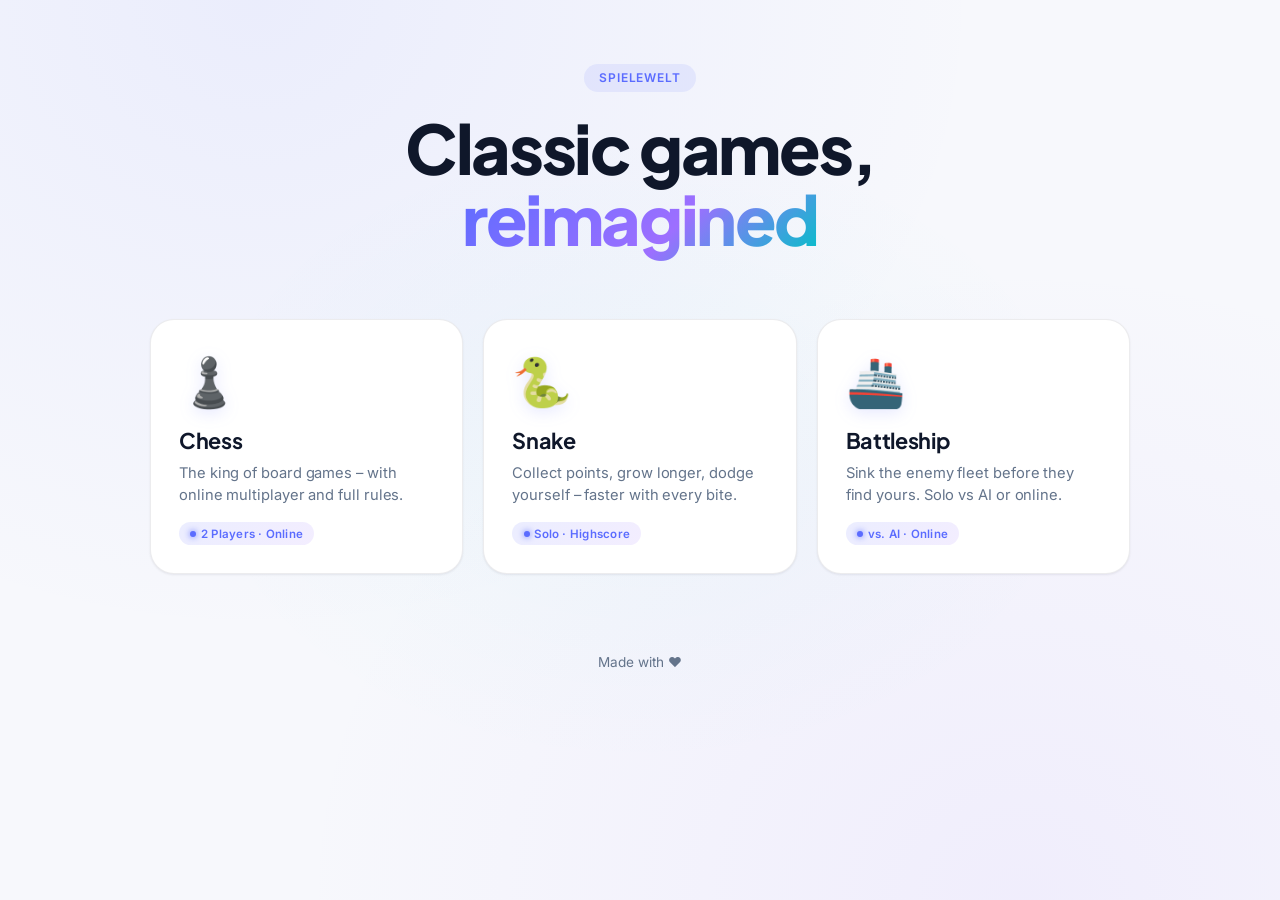
<file: index.html>
<!DOCTYPE html>
<html lang="en">
<head>
  <meta charset="UTF-8">
  <meta name="viewport" content="width=device-width, initial-scale=1.0">
  <title>Spielewelt · Classic Games in the Browser</title>
  <link rel="stylesheet" href="style.css">
</head>
<body>
  <header>
    <span class="eyebrow">Spielewelt</span>
    <h1>Classic games,<br><span class="gradient">reimagined</span></h1>
  </header>
  <main class="games">
    <a class="game-card" href="schach/index.html">
      <span class="game-icon">♟️</span>
      <h2>Chess</h2>
      <p>The king of board games – with online multiplayer and full rules.</p>
      <span class="badge">2 Players · Online</span>
    </a>
    <a class="game-card" href="snake/index.html">
      <span class="game-icon">🐍</span>
      <h2>Snake</h2>
      <p>Collect points, grow longer, dodge yourself – faster with every bite.</p>
      <span class="badge">Solo · Highscore</span>
    </a>
    <a class="game-card" href="schiffe/index.html">
      <span class="game-icon">🚢</span>
      <h2>Battleship</h2>
      <p>Sink the enemy fleet before they find yours. Solo vs AI or online.</p>
      <span class="badge">vs. AI · Online</span>
    </a>
  </main>
  <footer>
    Made with ♥ 
  </footer>
</body>
</html>
</file>
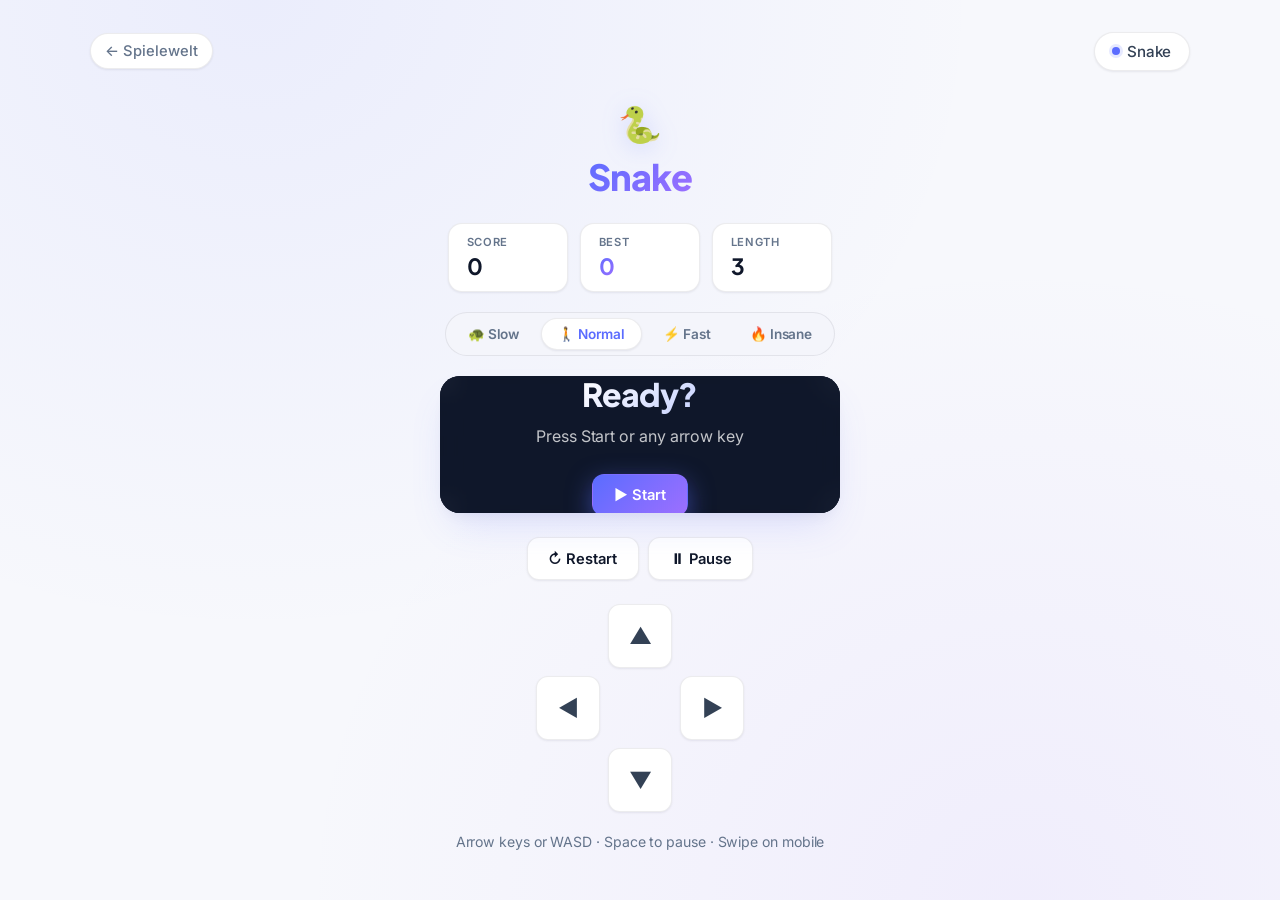
<file: snake/index.html>
<!DOCTYPE html>
<html lang="en">
<head>
  <meta charset="UTF-8">
  <title>Snake · Spielewelt</title>
  <meta name="viewport" content="width=device-width, initial-scale=1.0">
  <link rel="stylesheet" href="../game.css">
  <style>
    .stats {
      display: flex;
      gap: 0.75rem;
      margin-bottom: 1.25rem;
      flex-wrap: wrap;
      justify-content: center;
    }
    .stat {
      background: var(--surface);
      border: 1px solid var(--border);
      border-radius: 14px;
      padding: 0.7rem 1.1rem;
      box-shadow: var(--shadow-sm);
      min-width: 120px;
    }
    .stat .label {
      display: block;
      font-size: 0.7rem;
      font-weight: 600;
      letter-spacing: 0.06em;
      text-transform: uppercase;
      color: var(--muted);
      margin-bottom: 0.2rem;
    }
    .stat .value {
      font-family: 'Plus Jakarta Sans', sans-serif;
      font-size: 1.4rem;
      font-weight: 700;
      color: var(--text);
      letter-spacing: -0.02em;
    }
    .stat.best .value {
      background: linear-gradient(135deg, var(--accent), var(--accent-2));
      -webkit-background-clip: text; background-clip: text;
      -webkit-text-fill-color: transparent;
    }

    .speed-select {
      display: inline-flex;
      gap: 0.3rem;
      padding: 0.3rem;
      background: var(--surface-2);
      border: 1px solid var(--border);
      border-radius: 999px;
      margin-bottom: 1.25rem;
    }
    .speed-select button {
      padding: 0.45rem 1rem;
      font-size: 0.85rem;
      box-shadow: none;
      border: 1px solid transparent;
      background: transparent;
      color: var(--muted);
      border-radius: 999px;
    }
    .speed-select button:hover {
      background: var(--surface);
      color: var(--text);
      transform: none;
    }
    .speed-select button.active {
      background: var(--surface);
      color: var(--text);
      border-color: var(--border);
      box-shadow: var(--shadow-sm);
    }
    .speed-select button.active.fast { color: var(--danger); }
    .speed-select button.active.normal { color: var(--accent); }
    .speed-select button.active.slow { color: var(--success); }

    .game-wrap {
      position: relative;
      border-radius: 20px;
      overflow: hidden;
      box-shadow: var(--shadow-lg);
      background: #0f172a;
    }
    canvas { display: block; touch-action: none; }
    .overlay {
      position: absolute; inset: 0;
      display: none;
      align-items: center; justify-content: center;
      background: rgba(15, 23, 42, 0.75);
      backdrop-filter: blur(12px);
      flex-direction: column;
      gap: 0.75rem;
      color: #fff;
      padding: 2rem;
      text-align: center;
    }
    .overlay h2 {
      font-family: 'Plus Jakarta Sans', sans-serif;
      font-size: 2rem;
      font-weight: 800;
      letter-spacing: -0.025em;
      background: linear-gradient(135deg, #fff, #c7d2fe);
      -webkit-background-clip: text; background-clip: text;
      -webkit-text-fill-color: transparent;
    }
    .overlay p { color: rgba(255,255,255,0.75); margin-bottom: 0.5rem; }
    .overlay button.primary {
      margin-top: 0.5rem;
      box-shadow: 0 8px 24px rgba(91, 108, 255, 0.5);
    }

    .dpad-wrap {
      margin-top: 1.5rem;
      display: flex;
      justify-content: center;
    }
    .dpad {
      display: grid;
      grid-template-areas: ". up ." "left . right" ". down .";
      gap: 0.5rem;
    }
    .dpad button {
      width: 64px; height: 64px;
      padding: 0;
      font-size: 1.4rem;
      justify-content: center;
      font-weight: 700;
      color: var(--text-2);
      user-select: none;
      -webkit-user-select: none;
      touch-action: manipulation;
    }
    .dpad button:hover { color: var(--accent); }
    .dpad button:active { transform: scale(0.92); background: var(--accent); color: #fff; border-color: transparent; }
    .dpad .up { grid-area: up; } .dpad .down { grid-area: down; }
    .dpad .left { grid-area: left; } .dpad .right { grid-area: right; }
  </style>
</head>
<body>
  <div class="topbar">
    <a class="back" href="../index.html">← Spielewelt</a>
    <div class="pill"><span class="dot"></span> Snake</div>
  </div>

  <div class="game-title">
    <span class="icon">🐍</span>
    <h1>Snake</h1>
  </div>

  <div class="stats">
    <div class="stat">
      <span class="label">Score</span>
      <span class="value" id="score">0</span>
    </div>
    <div class="stat best">
      <span class="label">Best</span>
      <span class="value" id="best">0</span>
    </div>
    <div class="stat">
      <span class="label">Length</span>
      <span class="value" id="length">3</span>
    </div>
  </div>

  <div class="speed-select" role="tablist" aria-label="Speed">
    <button class="slow" data-speed="180">🐢 Slow</button>
    <button class="normal active" data-speed="120">🚶 Normal</button>
    <button class="fast" data-speed="75">⚡ Fast</button>
    <button class="fast" data-speed="45">🔥 Insane</button>
  </div>

  <div class="game-wrap">
    <canvas id="game" width="400" height="400"></canvas>
    <div class="overlay" id="overlay">
      <h2 id="ov-title">Ready?</h2>
      <p id="ov-text">Press Start or any arrow key</p>
      <button class="primary" onclick="startGame()">▶ Start</button>
    </div>
  </div>

  <div class="controls">
    <button onclick="startGame()">↻ Restart</button>
    <button id="pause-btn" onclick="togglePause()">⏸ Pause</button>
  </div>

  <div class="dpad-wrap">
    <div class="dpad">
      <button class="up" onpointerdown="setDir(0,-1)">▲</button>
      <button class="left" onpointerdown="setDir(-1,0)">◄</button>
      <button class="right" onpointerdown="setDir(1,0)">►</button>
      <button class="down" onpointerdown="setDir(0,1)">▼</button>
    </div>
  </div>

  <p class="hint" style="margin-top:1.2rem;">
    Arrow keys or WASD · Space to pause · Swipe on mobile
  </p>

  <script>
    const canvas = document.getElementById('game');
    const ctx = canvas.getContext('2d');
    const GRID = 20;
    const CELL = canvas.width / GRID;

    let snake, dir, nextDir, food, score, best, running, paused, tickTimer;
    let speed = parseInt(localStorage.getItem('snake-speed') || '120');
    best = parseInt(localStorage.getItem('snake-best') || '0');
    document.getElementById('best').textContent = best;

    document.querySelectorAll('.speed-select button').forEach(btn => {
      const btnSpeed = parseInt(btn.dataset.speed);
      if (btnSpeed === speed) {
        document.querySelectorAll('.speed-select button').forEach(b => b.classList.remove('active'));
        btn.classList.add('active');
      }
      btn.addEventListener('click', () => {
        document.querySelectorAll('.speed-select button').forEach(b => b.classList.remove('active'));
        btn.classList.add('active');
        speed = btnSpeed;
        localStorage.setItem('snake-speed', speed);
      });
    });

    function reset() {
      snake = [{x:10,y:10},{x:9,y:10},{x:8,y:10}];
      dir = {x:1,y:0};
      nextDir = {x:1,y:0};
      placeFood();
      score = 0;
      updateScore();
    }

    function placeFood() {
      while (true) {
        const f = { x: Math.floor(Math.random()*GRID), y: Math.floor(Math.random()*GRID) };
        if (!snake.some(s => s.x === f.x && s.y === f.y)) { food = f; return; }
      }
    }

    function updateScore() {
      document.getElementById('score').textContent = score;
      document.getElementById('length').textContent = snake.length;
      if (score > best) {
        best = score;
        localStorage.setItem('snake-best', best);
        document.getElementById('best').textContent = best;
      }
    }

    function tick() {
      dir = nextDir;
      const head = { x: snake[0].x + dir.x, y: snake[0].y + dir.y };
      if (head.x < 0 || head.x >= GRID || head.y < 0 || head.y >= GRID) return gameOver();
      if (snake.some(s => s.x === head.x && s.y === head.y)) return gameOver();
      snake.unshift(head);
      if (head.x === food.x && head.y === food.y) {
        score++;
        updateScore();
        placeFood();
      } else {
        snake.pop();
        updateScore();
      }
      draw();
    }

    function draw() {
      ctx.fillStyle = '#0f172a';
      ctx.fillRect(0, 0, canvas.width, canvas.height);
      ctx.fillStyle = 'rgba(255,255,255,0.025)';
      for (let x=0; x<GRID; x++) for (let y=0; y<GRID; y++) {
        if ((x+y)%2===0) ctx.fillRect(x*CELL, y*CELL, CELL, CELL);
      }
      const fx = food.x*CELL + CELL/2, fy = food.y*CELL + CELL/2;
      const pulse = (Math.sin(Date.now()/200) + 1) / 2;
      ctx.shadowBlur = 18 + pulse * 6;
      ctx.shadowColor = '#ff4b6e';
      const grad = ctx.createRadialGradient(fx, fy, 2, fx, fy, CELL/2);
      grad.addColorStop(0, '#ffb3c1');
      grad.addColorStop(0.6, '#ff4b6e');
      grad.addColorStop(1, '#c9184a');
      ctx.fillStyle = grad;
      ctx.beginPath();
      ctx.arc(fx, fy, CELL/2 - 3, 0, Math.PI*2);
      ctx.fill();
      ctx.shadowBlur = 0;

      snake.forEach((seg, i) => {
        const isHead = i === 0;
        const t = i / Math.max(snake.length-1, 1);
        if (isHead) {
          ctx.shadowBlur = 10;
          ctx.shadowColor = '#00c2c7';
          ctx.fillStyle = '#00d4ff';
        } else {
          ctx.shadowBlur = 0;
          const r = Math.round(91 + (0 - 91) * (1-t));
          const g = Math.round(108 + (212 - 108) * (1-t));
          const b = 255;
          ctx.fillStyle = `rgb(${r},${g},${b})`;
        }
        const x = seg.x*CELL, y = seg.y*CELL;
        const radius = isHead ? 8 : 6;
        roundRect(x+1, y+1, CELL-2, CELL-2, radius);
        ctx.fill();
        if (isHead) {
          ctx.shadowBlur = 0;
          ctx.fillStyle = '#0f172a';
          const ex = x + CELL/2, ey = y + CELL/2;
          const offX = dir.x * 4, offY = dir.y * 4;
          const perpX = -dir.y * 4, perpY = dir.x * 4;
          ctx.beginPath();
          ctx.arc(ex + offX + perpX, ey + offY + perpY, 2.5, 0, Math.PI*2);
          ctx.arc(ex + offX - perpX, ey + offY - perpY, 2.5, 0, Math.PI*2);
          ctx.fill();
        }
      });
      ctx.shadowBlur = 0;
    }

    function roundRect(x, y, w, h, r) {
      ctx.beginPath();
      ctx.moveTo(x+r, y);
      ctx.arcTo(x+w, y, x+w, y+h, r);
      ctx.arcTo(x+w, y+h, x, y+h, r);
      ctx.arcTo(x, y+h, x, y, r);
      ctx.arcTo(x, y, x+w, y, r);
      ctx.closePath();
    }

    function loop() {
      if (!running || paused) return;
      tick();
      tickTimer = setTimeout(loop, speed);
    }

    function startGame() {
      reset();
      running = true;
      paused = false;
      document.getElementById('overlay').style.display = 'none';
      document.getElementById('pause-btn').textContent = '⏸ Pause';
      draw();
      clearTimeout(tickTimer);
      tickTimer = setTimeout(loop, speed);
    }

    function gameOver() {
      running = false;
      document.getElementById('ov-title').textContent = 'Game Over';
      const isBest = score === best && score > 0;
      document.getElementById('ov-text').textContent = `Score: ${score}` + (isBest ? ' · New best! 🏆' : '');
      document.getElementById('overlay').style.display = 'flex';
    }

    function togglePause() {
      if (!running) return;
      paused = !paused;
      document.getElementById('pause-btn').textContent = paused ? '▶ Resume' : '⏸ Pause';
      if (!paused) loop();
    }

    function setDir(x, y) {
      if (!running) { startGame(); }
      if (dir.x === -x && dir.y === -y) return;
      nextDir = {x, y};
    }

    document.addEventListener('keydown', e => {
      if (['ArrowUp','ArrowDown','ArrowLeft','ArrowRight',' '].includes(e.key)) e.preventDefault();
      const k = e.key.toLowerCase();
      if (e.key === 'ArrowUp' || k === 'w') setDir(0,-1);
      else if (e.key === 'ArrowDown' || k === 's') setDir(0,1);
      else if (e.key === 'ArrowLeft' || k === 'a') setDir(-1,0);
      else if (e.key === 'ArrowRight' || k === 'd') setDir(1,0);
      else if (e.key === ' ') togglePause();
      else if (k === 'r') startGame();
    });

    let touchStart = null;
    canvas.addEventListener('touchstart', e => {
      touchStart = { x: e.touches[0].clientX, y: e.touches[0].clientY };
    });
    canvas.addEventListener('touchend', e => {
      if (!touchStart) return;
      const dx = e.changedTouches[0].clientX - touchStart.x;
      const dy = e.changedTouches[0].clientY - touchStart.y;
      if (Math.abs(dx) > Math.abs(dy)) setDir(dx > 0 ? 1 : -1, 0);
      else setDir(0, dy > 0 ? 1 : -1);
      touchStart = null;
    });

    reset();
    draw();
    document.getElementById('overlay').style.display = 'flex';
  </script>
</body>
</html>
</file>
<file: style.css>
@import url('https://fonts.googleapis.com/css2?family=Inter:wght@400;500;600;700;800&family=Plus+Jakarta+Sans:wght@500;700;800&display=swap');

* { box-sizing: border-box; margin: 0; padding: 0; }

:root {
  --bg: #f7f8fc;
  --bg-2: #eef0fa;
  --surface: #ffffff;
  --surface-2: #f4f5fb;
  --border: rgba(15, 23, 42, 0.08);
  --border-strong: rgba(15, 23, 42, 0.14);
  --text: #0f172a;
  --text-2: #334155;
  --muted: #64748b;
  --accent: #5b6cff;
  --accent-2: #9d6fff;
  --accent-3: #00c2c7;
  --success: #10b981;
  --danger: #ef4444;
  --shadow-sm: 0 1px 2px rgba(15, 23, 42, 0.04), 0 1px 3px rgba(15, 23, 42, 0.04);
  --shadow-md: 0 4px 12px rgba(15, 23, 42, 0.06), 0 2px 4px rgba(15, 23, 42, 0.04);
  --shadow-lg: 0 20px 40px -12px rgba(91, 108, 255, 0.15), 0 8px 16px -8px rgba(15, 23, 42, 0.08);
  --radius: 16px;
  --radius-lg: 24px;
}

html, body { height: 100%; }

body {
  font-family: 'Inter', -apple-system, BlinkMacSystemFont, 'Segoe UI', sans-serif;
  background: var(--bg);
  background-image:
    radial-gradient(at 20% 0%, rgba(91, 108, 255, 0.08) 0%, transparent 50%),
    radial-gradient(at 80% 100%, rgba(157, 111, 255, 0.08) 0%, transparent 50%),
    radial-gradient(at 50% 50%, rgba(0, 194, 199, 0.04) 0%, transparent 50%);
  background-attachment: fixed;
  color: var(--text);
  min-height: 100vh;
  padding: 4rem 1.5rem 3rem;
  letter-spacing: -0.005em;
  -webkit-font-smoothing: antialiased;
}

header {
  text-align: center;
  margin-bottom: 4rem;
  animation: fadeUp 0.6s cubic-bezier(0.2, 0.8, 0.2, 1);
}

.eyebrow {
  display: inline-block;
  font-size: 0.75rem;
  font-weight: 600;
  letter-spacing: 0.08em;
  text-transform: uppercase;
  color: var(--accent);
  background: rgba(91, 108, 255, 0.1);
  padding: 0.4rem 0.9rem;
  border-radius: 999px;
  margin-bottom: 1.25rem;
}

header h1 {
  font-family: 'Plus Jakarta Sans', 'Inter', sans-serif;
  font-size: clamp(2.5rem, 6vw, 4.25rem);
  font-weight: 800;
  letter-spacing: -0.035em;
  line-height: 1.05;
  margin-bottom: 1rem;
  color: var(--text);
}

header h1 .gradient {
  background: linear-gradient(135deg, var(--accent) 0%, var(--accent-2) 60%, var(--accent-3) 100%);
  -webkit-background-clip: text;
  background-clip: text;
  -webkit-text-fill-color: transparent;
}

header p {
  font-size: 1.1rem;
  color: var(--muted);
  max-width: 540px;
  margin: 0 auto;
  line-height: 1.6;
}

.games {
  display: grid;
  grid-template-columns: repeat(auto-fit, minmax(260px, 1fr));
  gap: 1.25rem;
  max-width: 980px;
  margin: 0 auto;
}

.game-card {
  background: var(--surface);
  border: 1px solid var(--border);
  border-radius: var(--radius-lg);
  padding: 2rem 1.75rem 1.75rem;
  text-decoration: none;
  color: inherit;
  transition: transform 0.35s cubic-bezier(0.2, 0.8, 0.2, 1),
              box-shadow 0.35s, border-color 0.35s;
  position: relative;
  overflow: hidden;
  animation: fadeUp 0.6s cubic-bezier(0.2, 0.8, 0.2, 1) backwards;
  box-shadow: var(--shadow-sm);
  display: flex;
  flex-direction: column;
  gap: 0.5rem;
}

.game-card:nth-child(1) { animation-delay: 0.05s; }
.game-card:nth-child(2) { animation-delay: 0.12s; }
.game-card:nth-child(3) { animation-delay: 0.19s; }

.game-card::before {
  content: "";
  position: absolute;
  top: 0; left: 0; right: 0;
  height: 4px;
  background: linear-gradient(90deg, var(--accent), var(--accent-2), var(--accent-3));
  opacity: 0;
  transition: opacity 0.35s;
}

.game-card:hover:not(.disabled) {
  transform: translateY(-6px);
  box-shadow: var(--shadow-lg);
  border-color: rgba(91, 108, 255, 0.25);
}

.game-card:hover:not(.disabled)::before { opacity: 1; }
.game-card.disabled { opacity: 0.55; cursor: not-allowed; }

.game-icon {
  font-size: 3rem;
  display: inline-block;
  margin-bottom: 0.5rem;
  transition: transform 0.45s cubic-bezier(0.2, 0.8, 0.2, 1);
  filter: drop-shadow(0 4px 8px rgba(91, 108, 255, 0.15));
}

.game-card:hover:not(.disabled) .game-icon {
  transform: scale(1.1) rotate(-4deg);
}

.game-card h2 {
  font-family: 'Plus Jakarta Sans', sans-serif;
  font-size: 1.35rem;
  font-weight: 700;
  letter-spacing: -0.015em;
  color: var(--text);
}

.game-card p {
  color: var(--muted);
  font-size: 0.92rem;
  font-weight: 400;
  line-height: 1.5;
  flex: 1;
}

.badge {
  display: inline-flex;
  align-items: center;
  gap: 0.3rem;
  font-size: 0.72rem;
  font-weight: 600;
  letter-spacing: 0.02em;
  padding: 0.3rem 0.7rem;
  border-radius: 999px;
  background: linear-gradient(135deg, rgba(91, 108, 255, 0.12), rgba(157, 111, 255, 0.12));
  color: var(--accent);
  margin-top: 0.5rem;
  width: fit-content;
}

.badge::before {
  content: "";
  width: 6px; height: 6px;
  border-radius: 50%;
  background: var(--accent);
  box-shadow: 0 0 6px var(--accent);
}

.badge.soon {
  background: rgba(100, 116, 139, 0.1);
  color: var(--muted);
}
.badge.soon::before { background: var(--muted); box-shadow: none; }

@keyframes fadeUp {
  from { opacity: 0; transform: translateY(16px); }
  to { opacity: 1; transform: translateY(0); }
}

footer {
  text-align: center;
  margin-top: 5rem;
  color: var(--muted);
  font-size: 0.85rem;
}
footer a { color: var(--text-2); text-decoration: none; font-weight: 500; }
footer a:hover { color: var(--accent); }
</file>
<file: game.css>
@import url('https://fonts.googleapis.com/css2?family=Inter:wght@400;500;600;700;800&family=Plus+Jakarta+Sans:wght@500;700;800&display=swap');

* { box-sizing: border-box; margin: 0; padding: 0; }

:root {
  --bg: #f7f8fc;
  --surface: #ffffff;
  --surface-2: #f4f5fb;
  --border: rgba(15, 23, 42, 0.08);
  --border-strong: rgba(15, 23, 42, 0.14);
  --text: #0f172a;
  --text-2: #334155;
  --muted: #64748b;
  --accent: #5b6cff;
  --accent-2: #9d6fff;
  --accent-3: #00c2c7;
  --success: #10b981;
  --danger: #ef4444;
  --shadow-sm: 0 1px 2px rgba(15, 23, 42, 0.04), 0 1px 3px rgba(15, 23, 42, 0.04);
  --shadow-md: 0 4px 12px rgba(15, 23, 42, 0.06), 0 2px 4px rgba(15, 23, 42, 0.04);
  --shadow-lg: 0 20px 40px -12px rgba(91, 108, 255, 0.18), 0 8px 16px -8px rgba(15, 23, 42, 0.08);
  --radius: 14px;
  --radius-lg: 20px;
}

html, body { height: 100%; }

body {
  font-family: 'Inter', -apple-system, BlinkMacSystemFont, 'Segoe UI', sans-serif;
  background: var(--bg);
  background-image:
    radial-gradient(at 20% 0%, rgba(91, 108, 255, 0.08) 0%, transparent 50%),
    radial-gradient(at 80% 100%, rgba(157, 111, 255, 0.08) 0%, transparent 50%);
  background-attachment: fixed;
  color: var(--text);
  min-height: 100vh;
  padding: 2rem 1.5rem 3rem;
  display: flex;
  flex-direction: column;
  align-items: center;
  -webkit-font-smoothing: antialiased;
  letter-spacing: -0.005em;
}

.topbar {
  width: 100%;
  max-width: 1100px;
  display: flex;
  align-items: center;
  justify-content: space-between;
  margin-bottom: 2rem;
}

a.back {
  color: var(--muted);
  text-decoration: none;
  font-size: 0.92rem;
  font-weight: 500;
  display: inline-flex;
  align-items: center;
  gap: 0.4rem;
  padding: 0.5rem 0.9rem;
  border-radius: 999px;
  background: var(--surface);
  border: 1px solid var(--border);
  box-shadow: var(--shadow-sm);
  transition: all 0.2s;
}
a.back:hover {
  color: var(--accent);
  border-color: rgba(91, 108, 255, 0.25);
  transform: translateX(-2px);
}

.game-title {
  text-align: center;
  margin-bottom: 1.5rem;
}
.game-title .icon {
  font-size: 2.2rem;
  display: block;
  margin-bottom: 0.5rem;
  filter: drop-shadow(0 4px 12px rgba(91, 108, 255, 0.2));
}
.game-title h1 {
  font-family: 'Plus Jakarta Sans', sans-serif;
  font-size: 2.25rem;
  font-weight: 800;
  letter-spacing: -0.025em;
  background: linear-gradient(135deg, var(--accent), var(--accent-2));
  -webkit-background-clip: text;
  background-clip: text;
  -webkit-text-fill-color: transparent;
}

.pill {
  display: inline-flex;
  align-items: center;
  gap: 0.4rem;
  padding: 0.55rem 1.1rem;
  background: var(--surface);
  border: 1px solid var(--border);
  border-radius: 999px;
  font-size: 0.95rem;
  font-weight: 500;
  color: var(--text-2);
  box-shadow: var(--shadow-sm);
}
.pill .dot {
  width: 8px; height: 8px;
  border-radius: 50%;
  background: var(--accent);
  box-shadow: 0 0 0 3px rgba(91, 108, 255, 0.15);
}

button, .btn {
  padding: 0.7rem 1.3rem;
  background: var(--surface);
  border: 1px solid var(--border);
  color: var(--text);
  border-radius: 12px;
  cursor: pointer;
  font-size: 0.92rem;
  font-weight: 600;
  font-family: inherit;
  letter-spacing: -0.005em;
  transition: all 0.2s cubic-bezier(0.2, 0.8, 0.2, 1);
  box-shadow: var(--shadow-sm);
  display: inline-flex;
  align-items: center;
  gap: 0.4rem;
}
button:hover, .btn:hover {
  border-color: rgba(91, 108, 255, 0.3);
  color: var(--accent);
  transform: translateY(-1px);
  box-shadow: var(--shadow-md);
}
button:active, .btn:active { transform: translateY(0); }
button:disabled { opacity: 0.5; cursor: not-allowed; transform: none; }

button.primary, .btn.primary {
  background: linear-gradient(135deg, var(--accent), var(--accent-2));
  color: #fff;
  border-color: transparent;
  box-shadow: 0 8px 20px rgba(91, 108, 255, 0.3);
}
button.primary:hover, .btn.primary:hover {
  color: #fff;
  box-shadow: 0 12px 28px rgba(91, 108, 255, 0.45);
  border-color: transparent;
}

.controls {
  margin-top: 1.5rem;
  display: flex;
  gap: 0.6rem;
  flex-wrap: wrap;
  justify-content: center;
}

.card {
  background: var(--surface);
  border: 1px solid var(--border);
  border-radius: var(--radius-lg);
  padding: 2rem;
  box-shadow: var(--shadow-md);
  max-width: 460px;
  width: 100%;
  text-align: center;
  animation: fadeUp 0.5s cubic-bezier(0.2, 0.8, 0.2, 1);
}
.card h2 {
  font-family: 'Plus Jakarta Sans', sans-serif;
  font-size: 1.4rem;
  font-weight: 700;
  margin-bottom: 1.25rem;
  letter-spacing: -0.02em;
}
.card p { color: var(--muted); margin-bottom: 0.5rem; line-height: 1.5; }
.card .stack { display: flex; flex-direction: column; gap: 0.5rem; }
.card .stack button { width: 100%; padding: 0.85rem; font-size: 0.95rem; }

input[type="text"] {
  padding: 0.85rem 1rem;
  border-radius: 12px;
  border: 1px solid var(--border);
  background: var(--surface-2);
  color: var(--text);
  font-size: 0.95rem;
  font-family: inherit;
  width: 100%;
  margin: 0.75rem 0;
  transition: all 0.2s;
}
input[type="text"]:focus {
  outline: none;
  border-color: var(--accent);
  background: var(--surface);
  box-shadow: 0 0 0 4px rgba(91, 108, 255, 0.12);
}

.code-box {
  background: var(--surface-2);
  padding: 0.9rem 1rem;
  border-radius: 12px;
  font-family: 'SF Mono', Menlo, Monaco, monospace;
  font-size: 0.9rem;
  margin: 0.8rem 0;
  word-break: break-all;
  border: 1px dashed rgba(91, 108, 255, 0.4);
  color: var(--accent);
  letter-spacing: 0.3px;
}

.hint {
  font-size: 0.88rem;
  color: var(--muted);
  margin-top: 0.75rem;
  line-height: 1.5;
}

@keyframes fadeUp {
  from { opacity: 0; transform: translateY(12px); }
  to { opacity: 1; transform: translateY(0); }
}
</file>
